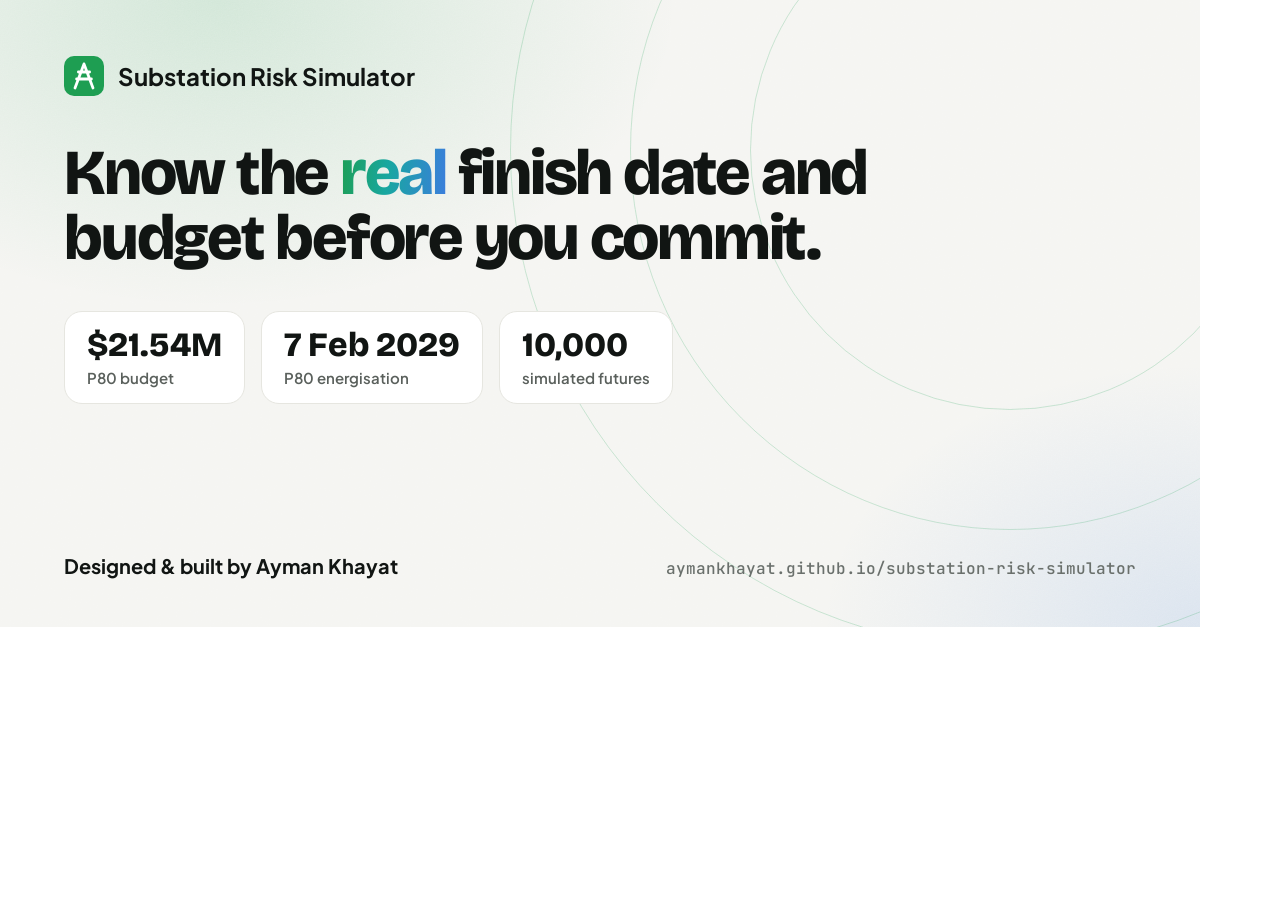
<file: tools/og-card.html>
<!doctype html>
<html lang="en">
<head>
  <meta charset="UTF-8">
  <meta name="viewport" content="width=device-width, initial-scale=1.0">
  <title>Substation Risk Simulator - OG Card</title>
  <link href="https://fonts.googleapis.com/css2?family=Bricolage+Grotesque:opsz,wght@12..96,600;12..96,800&family=Plus+Jakarta+Sans:wght@500;600;700&family=JetBrains+Mono:wght@500;600&display=swap" rel="stylesheet">
  <style>
    * {
      margin: 0;
      padding: 0;
      box-sizing: border-box;
    }

    html, body {
      margin: 0;
      width: 1200px;
      height: 627px;
      overflow: hidden;
    }

    body {
      font-family: 'Plus Jakarta Sans', sans-serif;
    }

    .card {
      width: 1200px;
      height: 627px;
      position: relative;
      overflow: hidden;
      box-sizing: border-box;
      padding: 56px 64px;
      background: #F5F5F2;
      background-image:
        radial-gradient(55% 70% at 18% 0%, rgba(30,158,82,0.16), transparent 70%),
        radial-gradient(45% 60% at 100% 100%, rgba(59,125,221,0.14), transparent 70%);
    }

    .ring {
      position: absolute;
      border: 1.5px solid rgba(30,158,82,0.22);
      border-radius: 50%;
      transform: translate(-50%, -50%);
      pointer-events: none;
    }

    .ring:nth-child(1) {
      width: 520px;
      height: 520px;
      left: 1010px;
      top: 150px;
    }

    .ring:nth-child(2) {
      width: 760px;
      height: 760px;
      left: 1010px;
      top: 150px;
    }

    .ring:nth-child(3) {
      width: 1000px;
      height: 1000px;
      left: 1010px;
      top: 150px;
    }

    .grain {
      position: absolute;
      inset: 0;
      mix-blend-mode: overlay;
      opacity: 0.22;
      background-size: 200px;
      background-image: url("data:image/svg+xml;utf8,<svg xmlns='http://www.w3.org/2000/svg' width='200' height='200'><filter id='n'><feTurbulence type='fractalNoise' baseFrequency='0.85' numOctaves='3' stitchTiles='stitch'/><feColorMatrix type='saturate' values='0'/></filter><rect width='100%' height='100%' filter='url(%23n)'/></svg>");
      pointer-events: none;
    }

    .content {
      position: relative;
      z-index: 1;
      display: flex;
      flex-direction: column;
    }

    .brand-row {
      display: flex;
      align-items: center;
      gap: 14px;
    }

    .logomark {
      width: 40px;
      height: 40px;
      flex-shrink: 0;
    }

    .brand-text {
      font-family: 'Plus Jakarta Sans', sans-serif;
      font-weight: 700;
      font-size: 24px;
      color: #111513;
      line-height: 1;
    }

    .headline {
      margin-top: 44px;
      font-family: 'Bricolage Grotesque', sans-serif;
      font-weight: 800;
      font-size: 64px;
      line-height: 1.02;
      letter-spacing: -0.035em;
      color: #111513;
      max-width: 900px;
    }

    .grad {
      background: linear-gradient(95deg, #1E9E52 0%, #18A7A0 45%, #3B7DDD 100%);
      -webkit-background-clip: text;
      background-clip: text;
      color: transparent;
    }

    .stats-row {
      display: flex;
      gap: 16px;
      margin-top: 40px;
    }

    .stat-item {
      background: white;
      border: 1px solid #E6E6E0;
      border-radius: 18px;
      padding: 16px 22px;
      display: flex;
      flex-direction: column;
      align-items: flex-start;
    }

    .stat-value {
      font-family: 'Bricolage Grotesque', sans-serif;
      font-weight: 800;
      font-size: 34px;
      color: #111513;
      line-height: 1;
    }

    .stat-label {
      font-family: 'Plus Jakarta Sans', sans-serif;
      font-weight: 600;
      font-size: 15px;
      color: #5A605C;
      margin-top: 6px;
    }

    .footer-row {
      position: absolute;
      left: 64px;
      right: 64px;
      bottom: 48px;
      display: flex;
      justify-content: space-between;
      align-items: baseline;
    }

    .footer-left {
      font-family: 'Plus Jakarta Sans', sans-serif;
      font-weight: 700;
      font-size: 20px;
      color: #111513;
    }

    .footer-right {
      font-family: 'JetBrains Mono', monospace;
      font-weight: 500;
      font-size: 16px;
      color: #6A706C;
    }
  </style>
</head>
<body>
  <div class="card">
    <span class="ring"></span>
    <span class="ring"></span>
    <span class="ring"></span>
    <div class="grain"></div>

    <div class="content">
      <div class="brand-row">
        <svg class="logomark" viewBox="0 0 40 40" xmlns="http://www.w3.org/2000/svg">
          <rect width="40" height="40" rx="10" fill="#1E9E52"/>
          <path d="M20 8 L11 32 M20 8 L29 32 M14.4 16 H25.6 M12.6 23 H27.4" stroke="white" stroke-width="2.8" fill="none" stroke-linecap="round" stroke-linejoin="round"/>
        </svg>
        <div class="brand-text">Substation Risk Simulator</div>
      </div>

      <div class="headline">Know the <span class="grad">real</span> finish date and budget before you commit.</div>

      <div class="stats-row">
        <div class="stat-item">
          <div class="stat-value">$21.54M</div>
          <div class="stat-label">P80 budget</div>
        </div>
        <div class="stat-item">
          <div class="stat-value">7 Feb 2029</div>
          <div class="stat-label">P80 energisation</div>
        </div>
        <div class="stat-item">
          <div class="stat-value">10,000</div>
          <div class="stat-label">simulated futures</div>
        </div>
      </div>
    </div>

    <div class="footer-row">
      <div class="footer-left">Designed & built by Ayman Khayat</div>
      <div class="footer-right">aymankhayat.github.io/substation-risk-simulator</div>
    </div>
  </div>
</body>
</html>
</file>
